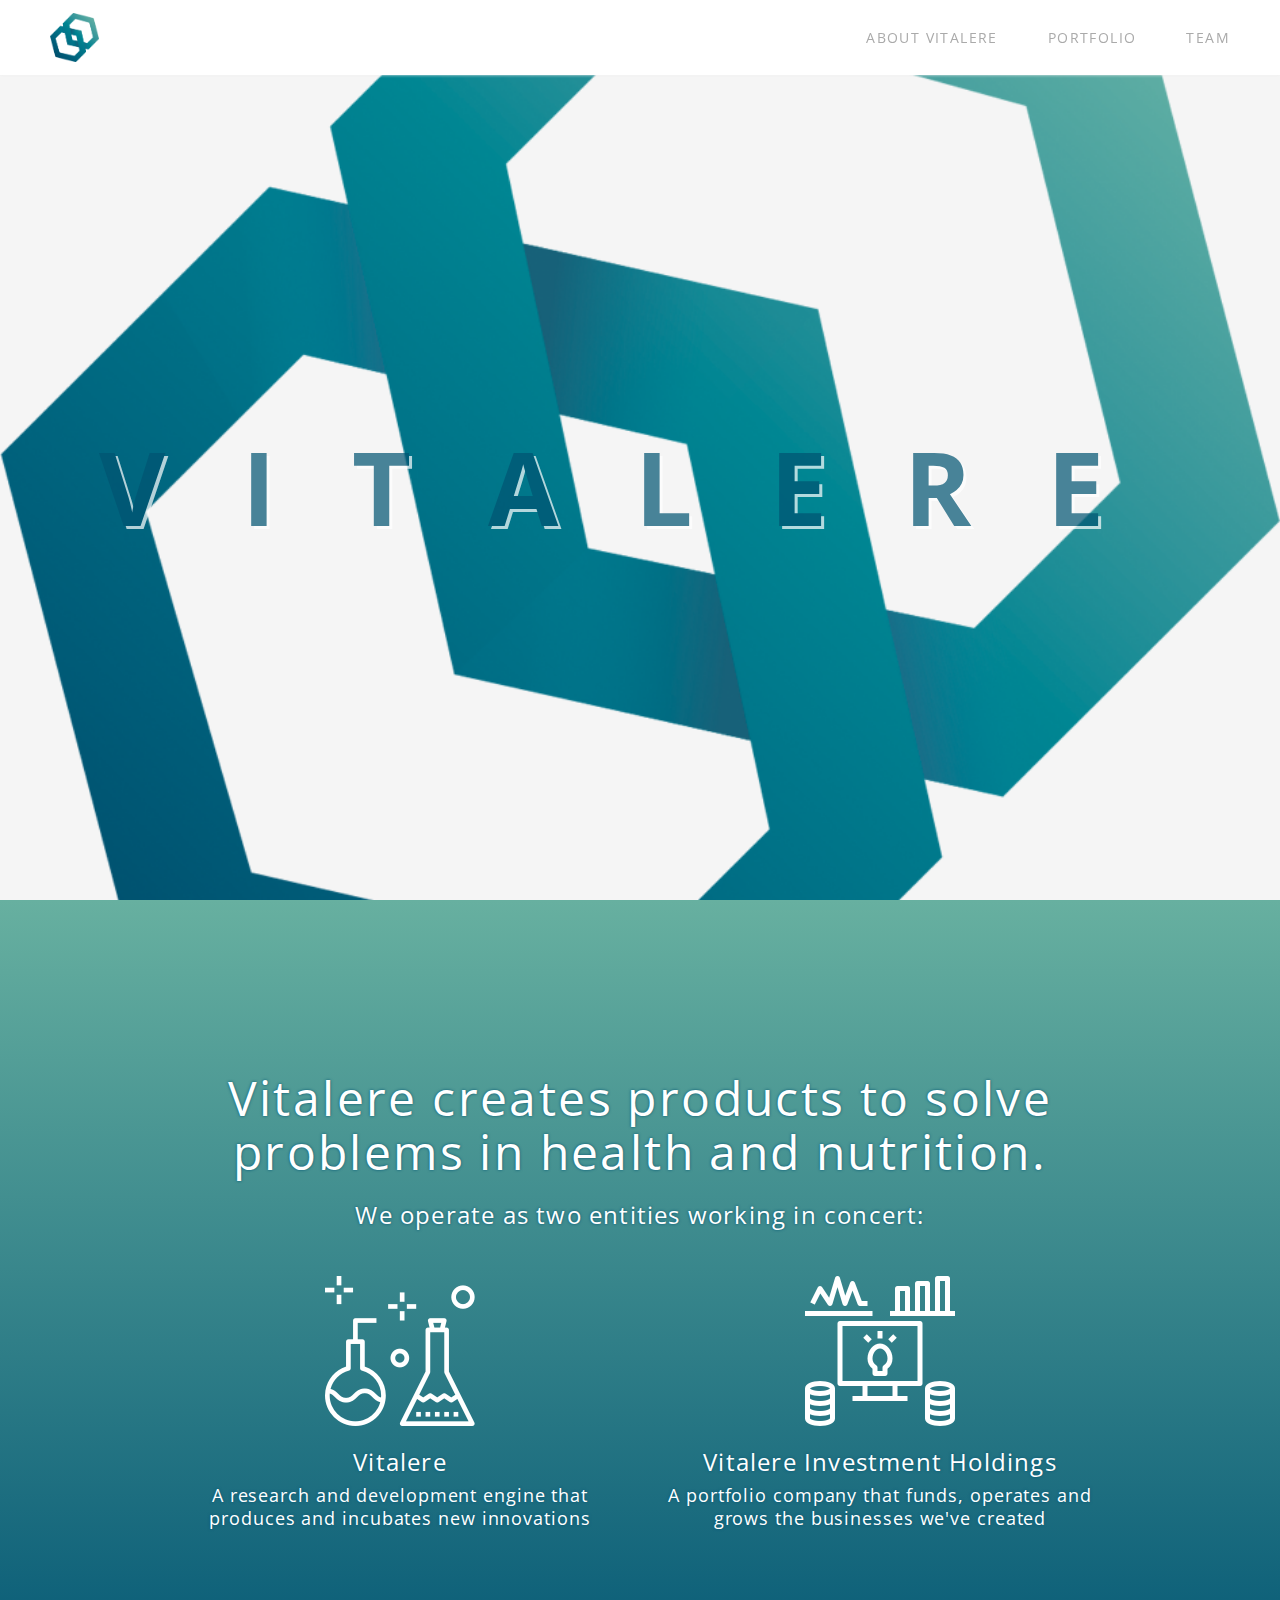
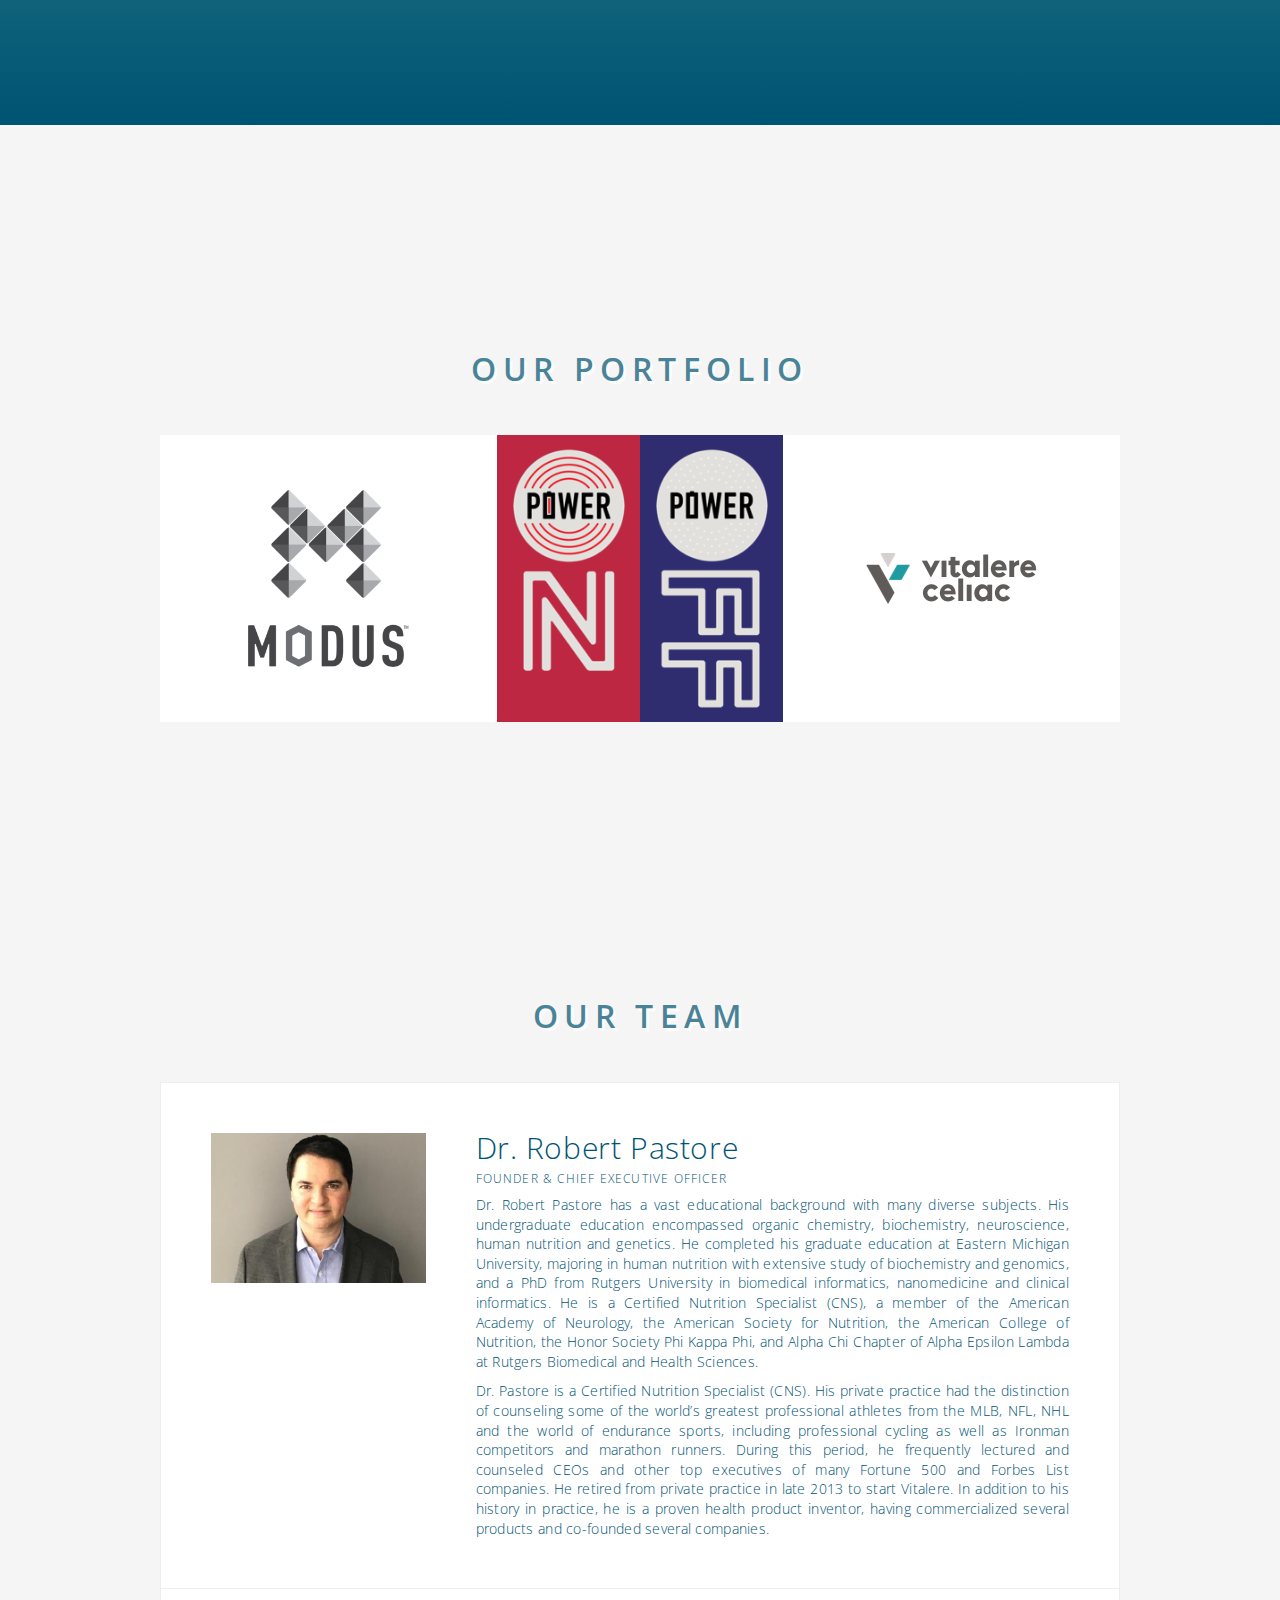
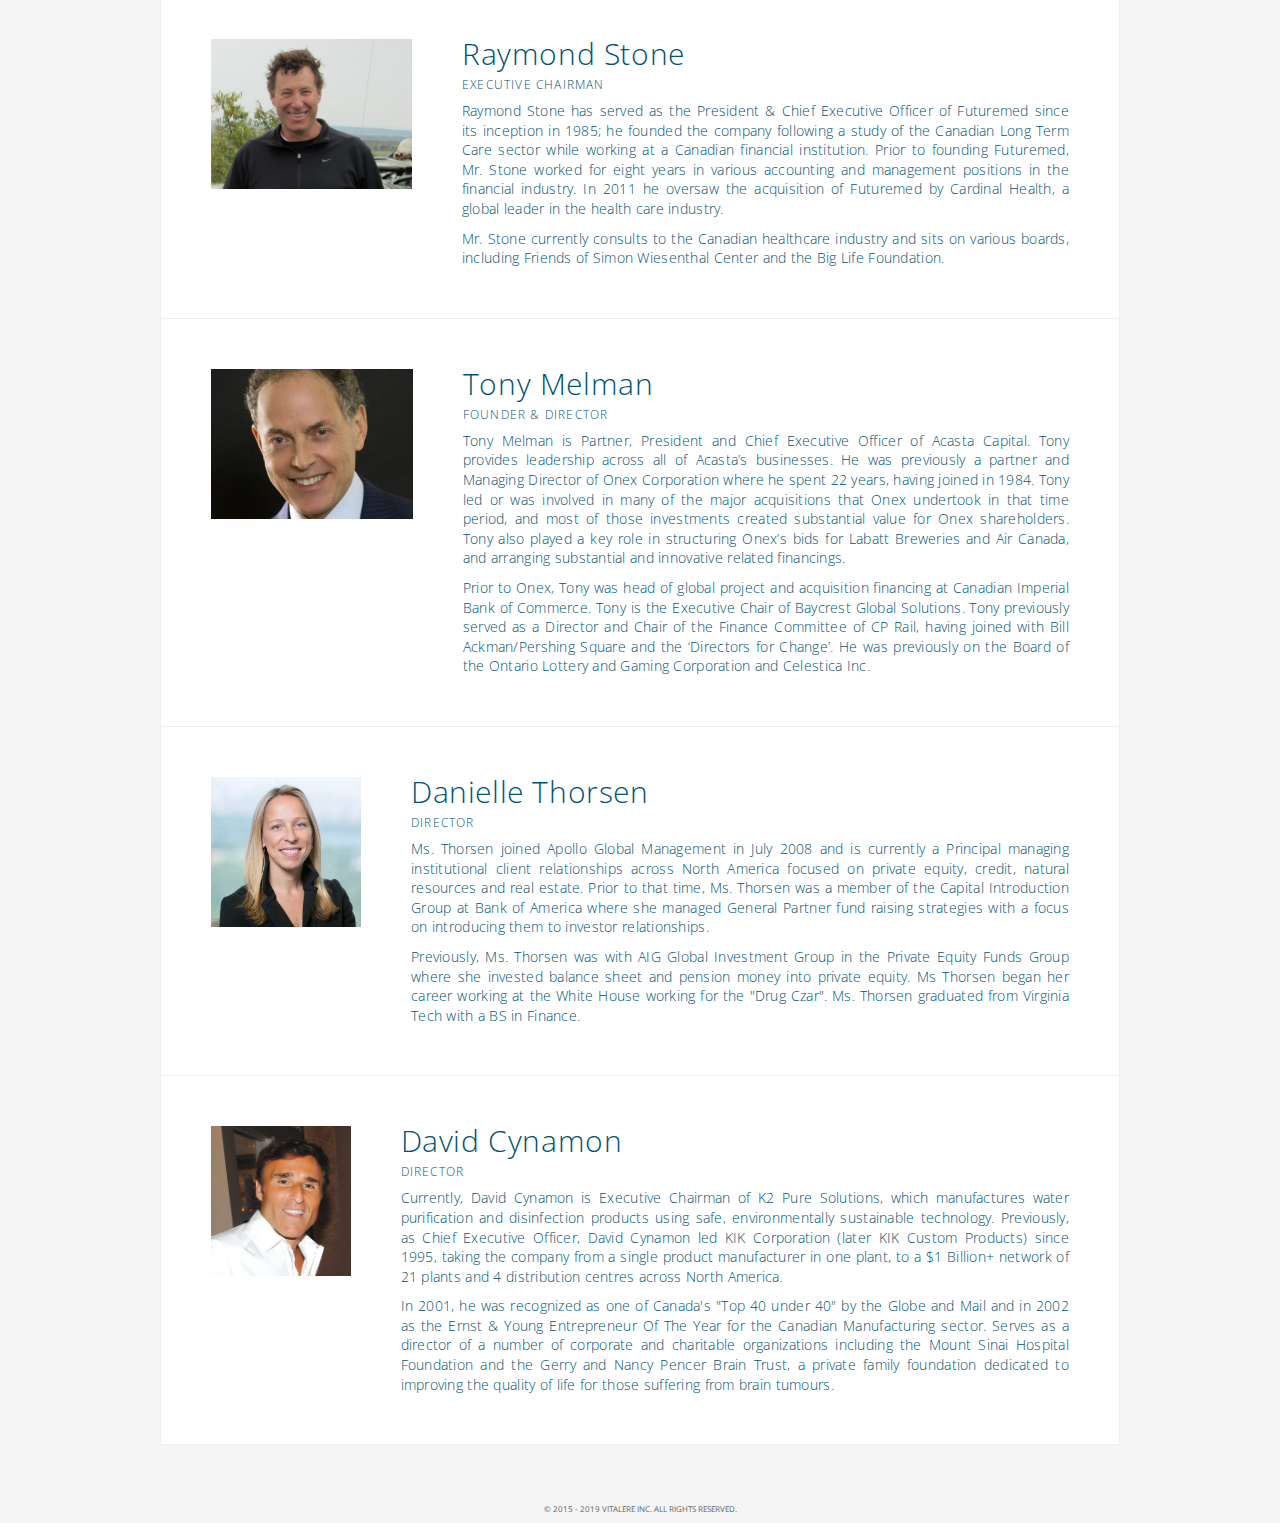
<file: index.html>
<!DOCTYPE HTML>
<html>

<head>
	<title>Vitalere</title>
	<script src="https://ajax.googleapis.com/ajax/libs/jquery/3.2.1/jquery.min.js"></script>
	<script type="text/javascript" src = "script.js"></script>
	<link rel="stylesheet" href="style.css" />
	<meta name="viewport" content="width=device-width, initial-scale=1">
	<link href="https://fonts.googleapis.com/css?family=Open+Sans:300,300i,400,400i,600,600i,700,700i,800,800i" rel="stylesheet">

	<!-- Facebook Pixel Code -->
	<script>
	  !function(f,b,e,v,n,t,s)
	  {if(f.fbq)return;n=f.fbq=function(){n.callMethod?
	  n.callMethod.apply(n,arguments):n.queue.push(arguments)};
	  if(!f._fbq)f._fbq=n;n.push=n;n.loaded=!0;n.version='2.0';
	  n.queue=[];t=b.createElement(e);t.async=!0;
	  t.src=v;s=b.getElementsByTagName(e)[0];
	  s.parentNode.insertBefore(t,s)}(window, document,'script',
	  'https://connect.facebook.net/en_US/fbevents.js');
	  fbq('init', '1517186491708991');
	  fbq('track', 'PageView');
	</script>
	<noscript>
			<img height="1" width="1" style="display:none" src="https://www.facebook.com/tr?id=1517186491708991&ev=PageView&noscript=1"/>
	</noscript>
	<!-- End Facebook Pixel Code -->

	<!-- Google Analytics Code -->
	<script>
  (function(i,s,o,g,r,a,m){i['GoogleAnalyticsObject']=r;i[r]=i[r]||function(){
  (i[r].q=i[r].q||[]).push(arguments)},i[r].l=1*new Date();a=s.createElement(o),
  m=s.getElementsByTagName(o)[0];a.async=1;a.src=g;m.parentNode.insertBefore(a,m)
  })(window,document,'script','https://www.google-analytics.com/analytics.js','ga');

  ga('create', 'UA-90140729-3', 'auto');
  ga('send', 'pageview');

</script>

</head>
<body>
	<div class = "wrapper header-wrapper">
		<header>
			<a href ="#home" id = "logo-button"><img src = "images/logo.svg"/></a>
			<ul class = "navigation">
				<li><a id = "about-button" href = "#about">ABOUT VITALERE</a>
				<li><a id = "portfolio-button" href = "#portfolio">PORTFOLIO</a>
				<li><a id = "team-button" href ="#team">TEAM</a>
			</ul>
		</header>
	</div>

	<div class = "wrapper hero-wrapper">
		<h1>VITALERE</h1>
	</div>

	<div class = "wrapper about-wrapper">
		<div class = "container about-container">
			<h2>Vitalere creates products to solve problems in health and nutrition.</h2>
			<h3>We operate as two entities working in concert:</h3>
			<div class = "about-detail">
				<div class = "about-detail-module">
					<img src = "images/research.png">
					<h4>Vitalere</h4>
					<h5>A research and development engine that produces and incubates new innovations</h5>
				</div>
				<div class = "about-detail-module">
					<img src = "images/business.png">
					<h4>Vitalere Investment Holdings</h4>
					<h5>A portfolio company that funds, operates and grows the businesses we've created</h5>
				</div>
			</div>
	</div>
	</div>


	<div class = "wrapper portfolio-wrapper">
		<h1>OUR PORTFOLIO</h1>
		<div class = "container portfolio-container">
			<a class = "modus-portfolio portfolio-item">
				<img class = "show" src = "images/modus-logo.png">
			</a>
			<a class = "pon-portfolio portfolio-item" href = "http://www.poweronpoweroff.com">
				<img src = "images/pon-poff.png">
			</a>
			<a class = "celiac-portfolio portfolio-item" href = "celiac.html">
				<img src = "images/vitalere-celiac-logo.png">
			</a>
		</div>
	</div>

	<div class ="wrapper team-wrapper">
	<h1>OUR TEAM</h1>
	<div class = "container team-container">
		<div class = "team-module">
			<img src = "images/robert.png">
			<div class = "team-module-right">
				<h3>Dr. Robert Pastore</h3>
				<h4>FOUNDER &amp; CHIEF EXECUTIVE OFFICER</h4>
				<p>Dr. Robert Pastore has a vast educational background with many diverse subjects. His undergraduate education encompassed organic chemistry, biochemistry, neuroscience, human nutrition and genetics. He completed his graduate education at Eastern Michigan University, majoring in human nutrition with extensive study of biochemistry and genomics, and a PhD from Rutgers University in biomedical informatics, nanomedicine and clinical informatics. He is a Certified Nutrition Specialist (CNS), a member of the American Academy of Neurology, the American Society for Nutrition, the American College of Nutrition, the Honor Society Phi Kappa Phi, and Alpha Chi Chapter of Alpha Epsilon Lambda at Rutgers Biomedical and Health Sciences.</p>
				<p>Dr. Pastore is a Certified Nutrition Specialist (CNS). His private practice had the distinction of counseling some of the world’s greatest professional athletes from the MLB, NFL, NHL and the world of endurance sports, including professional cycling as well as Ironman competitors and marathon runners. During this period, he frequently lectured and counseled CEOs and other top executives of many Fortune 500 and Forbes List companies. He retired from private practice in late 2013 to start Vitalere. In addition to his history in practice, he is a proven health product inventor, having commercialized several products and co-founded several companies.</p>
				 </div>
		</div>
		<div class = "team-module">
			<img src = "images/raymond-stone.jpg">
			<div class = "team-module-right">
				<h3>Raymond Stone</h3>
				<h4>EXECUTIVE CHAIRMAN</h4>
				<p>Raymond Stone has served as the President &amp; Chief Executive Officer of Futuremed since its inception in 1985; he founded the company following a study of the Canadian Long Term Care sector while working at a Canadian financial institution. Prior to founding Futuremed, Mr. Stone worked for eight years in various accounting and management positions in the financial industry. In 2011 he oversaw the acquisition of Futuremed by Cardinal Health, a global leader in the health care industry.</p>
				<p>Mr. Stone currently consults to the Canadian healthcare industry and sits on various boards, including Friends of Simon Wiesenthal Center and the Big Life Foundation.</p>
			</div>
		</div>
		<div class = "team-module">
			<img src = "images/tony-melman.jpg">
			<div class = "team-module-right">
				<h3>Tony Melman</h3>
				<h4>FOUNDER &amp; DIRECTOR</h4>
				<p>Tony Melman is Partner, President and Chief Executive Officer of Acasta Capital. Tony provides leadership across all of Acasta’s businesses. He was previously a partner and Managing Director of Onex Corporation where he spent 22 years, having joined in 1984. Tony led or was involved in many of the major acquisitions that Onex undertook in that time period, and most of those investments created substantial value for Onex shareholders. Tony also played a key role in structuring Onex’s bids for Labatt Breweries and Air Canada, and arranging substantial and innovative related financings.</p>
				<p>Prior to Onex, Tony was head of global project and acquisition financing at Canadian Imperial Bank of Commerce. Tony is the Executive Chair of Baycrest Global Solutions. Tony previously served as a Director and Chair of the Finance Committee of CP Rail, having joined with Bill Ackman/Pershing Square and the ‘Directors for Change’. He was previously on the Board of the Ontario Lottery and Gaming Corporation and Celestica Inc.</p>
			</div>
		</div>
		<div class = "team-module">
			<img src = "images/danielle-thorsen.jpg">
			<div class = "team-module-right">
				<h3>Danielle Thorsen</h3>
				<h4>DIRECTOR</h4>
				<p>Ms. Thorsen joined Apollo Global Management in July 2008 and is currently a Principal managing institutional client relationships across North America focused on private equity, credit, natural resources and real estate. Prior to that time, Ms. Thorsen was a member of the Capital Introduction Group at Bank of America where she managed General Partner fund raising strategies with a focus on introducing them to investor relationships.</p>
				<p>Previously, Ms. Thorsen was with AIG Global Investment Group in the Private Equity Funds Group where she invested balance sheet and pension money into private equity. Ms Thorsen began her career working at the White House working for the "Drug Czar". Ms. Thorsen graduated from Virginia Tech with a BS in Finance.</p>
			</div>
		</div>
		<div class = "team-module">
			<img src = "images/david-cynamon.jpg">
			<div class = "team-module-right">
				<h3>David Cynamon</h3>
				<h4>DIRECTOR</h4>
				<p>Currently, David Cynamon is Executive Chairman of K2 Pure Solutions, which manufactures water purification and disinfection products using safe, environmentally sustainable technology. Previously, as Chief Executive Officer, David Cynamon led KIK Corporation (later KIK Custom Products) since 1995, taking the company from a single product manufacturer in one plant, to a $1 Billion+ network of 21 plants and 4 distribution centres across North America.</p>
				<p>In 2001, he was recognized as one of Canada's "Top 40 under 40" by the Globe and Mail and in 2002 as the Ernst &amp; Young Entrepreneur Of The Year for the Canadian Manufacturing sector. Serves as a director of a number of corporate and charitable organizations including the Mount Sinai Hospital Foundation and the Gerry and Nancy Pencer Brain Trust, a private family foundation dedicated to improving the quality of life for those suffering from brain tumours.</p>
			</div>
		</div>
	</div>
	</div>


	<footer>
		<small>&copy; 2015 - 2019 VITALERE INC. ALL RIGHTS RESERVED.</small>
	</footer>
</body>

</html>
</file>
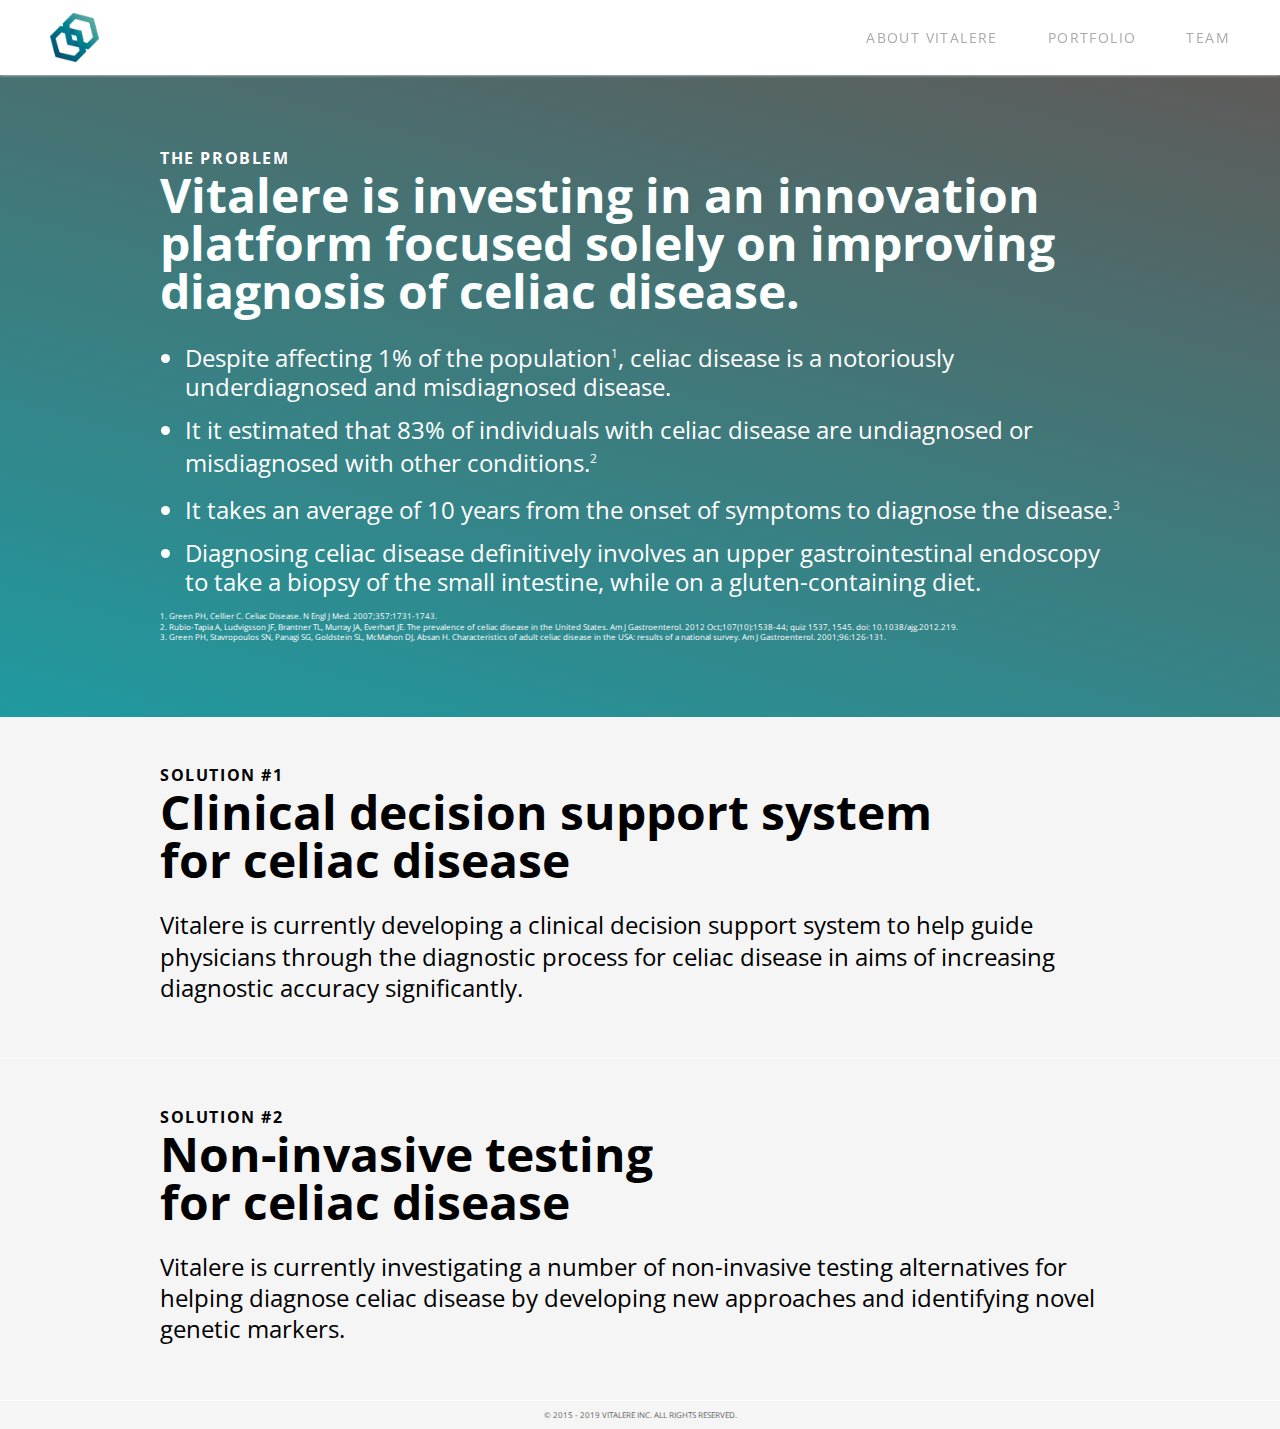
<file: celiac.html>
<!DOCTYPE HTML>
<html>
   <head>
	<title>Vitalere</title>
	<script src="https://ajax.googleapis.com/ajax/libs/jquery/3.2.1/jquery.min.js"></script>
	<script type="text/javascript" src = "script.js"></script>
	<link rel="stylesheet" href="style.css" />
	<meta name="viewport" content="width=device-width, initial-scale=1">
	<link href="https://fonts.googleapis.com/css?family=Open+Sans:300,300i,400,400i,600,600i,700,700i,800,800i" rel="stylesheet">

	<!-- Facebook Pixel Code -->
	<script>
	  !function(f,b,e,v,n,t,s)
	  {if(f.fbq)return;n=f.fbq=function(){n.callMethod?
	  n.callMethod.apply(n,arguments):n.queue.push(arguments)};
	  if(!f._fbq)f._fbq=n;n.push=n;n.loaded=!0;n.version='2.0';
	  n.queue=[];t=b.createElement(e);t.async=!0;
	  t.src=v;s=b.getElementsByTagName(e)[0];
	  s.parentNode.insertBefore(t,s)}(window, document,'script',
	  'https://connect.facebook.net/en_US/fbevents.js');
	  fbq('init', '1517186491708991');
	  fbq('track', 'PageView');
	</script>
	<noscript>
			<img height="1" width="1" style="display:none" src="https://www.facebook.com/tr?id=1517186491708991&ev=PageView&noscript=1"/>
	</noscript>
	<!-- End Facebook Pixel Code -->

	<!-- Google Analytics Code -->
	<script>
  (function(i,s,o,g,r,a,m){i['GoogleAnalyticsObject']=r;i[r]=i[r]||function(){
  (i[r].q=i[r].q||[]).push(arguments)},i[r].l=1*new Date();a=s.createElement(o),
  m=s.getElementsByTagName(o)[0];a.async=1;a.src=g;m.parentNode.insertBefore(a,m)
  })(window,document,'script','https://www.google-analytics.com/analytics.js','ga');

  ga('create', 'UA-90140729-3', 'auto');
  ga('send', 'pageview');

</script>

</head>
<body>
   	<div class = "wrapper header-wrapper">
            <header>
               <a href ="index.html#home" id = "logo-button"><img src = "images/logo.svg"/></a>
               <ul class = "navigation">
                  <li><a id = "about-button" href = "index.html#about">ABOUT VITALERE</a>
                  <li><a id = "portfolio-button" href = "index.html#portfolio">PORTFOLIO</a>
                  <li><a id = "team-button" href ="index.html#team">TEAM</a>
               </ul>
            </header>
         </div>

<div class = "celiac-wrapper">

   <div class = "wrapper problem-wrapper">
     <div class = "container problem-container">
       <h3>THE PROBLEM</h3>
       <h1>Vitalere is investing in an innovation platform focused solely on improving diagnosis of celiac disease.</h1>
       <ul>
       <li>Despite affecting 1% of the population<sup>1</sup>, celiac disease is a notoriously underdiagnosed and misdiagnosed disease.</li>
       <li>It it estimated that 83% of individuals with celiac disease are undiagnosed or misdiagnosed with other conditions.<sup>2</sup></li>
       <li>It takes an average of 10 years from the onset of symptoms to diagnose the disease.<sup>3</sup></li>
       <li>Diagnosing celiac disease definitively involves an upper gastrointestinal endoscopy to take a biopsy of the small intestine, while on a gluten-containing diet.</li>
       </ul>
       <p class = "reference">1. Green PH, Cellier C. Celiac Disease. N Engl J Med. 2007;357:1731-1743.</p>
       <p class = "reference">2. Rubio-Tapia A, Ludvigsson JF, Brantner TL, Murray JA, Everhart JE. The prevalence of celiac disease in the United States. Am J Gastroenterol. 2012 Oct;107(10):1538-44; quiz 1537, 1545. doi: 10.1038/ajg.2012.219.</p>
       <p class = "reference">3. Green PH, Stavropoulos SN, Panagi SG, Goldstein SL, McMahon DJ, Absan H. Characteristics of adult celiac disease in the USA: results of a national survey. Am J Gastroenterol. 2001;96:126-131.</p>
     </div>
   </div>
   
   <div class = "wrapper solution-wrapper">
     <div class = "container solution-container">
       <h3>SOLUTION #1</h3>
       <h1>Clinical decision support system<br /> for celiac disease</h1>
       <p>Vitalere is currently developing a clinical decision support system to help guide physicians through the diagnostic process for celiac disease in aims of increasing diagnostic accuracy significantly.</p>
     </div>
   </div>
   <div class = "wrapper solution-wrapper">
     <div class = "container solution-container">
       <h3>SOLUTION #2</h3>
       <h1>Non-invasive testing<br /> for celiac disease</h1>
       <p>Vitalere is currently investigating a number of non-invasive testing alternatives for helping diagnose celiac disease by developing new approaches and identifying novel genetic markers.</p>
     </div>
   </div>
   </div>
   
	<footer>
         <small>&copy; 2015 - 2019 VITALERE INC. ALL RIGHTS RESERVED.</small>
      </footer>
   </body>
   
   </html>
</file>
<file: style.css>
/*** RESET ***/
html, body, div, span, applet, object, iframe, h1, h2, h3, h4, h5, h6, p, blockquote, pre, a, abbr, acronym, address, big, cite, code,del, dfn, em, img, ins, kbd, q, s, samp,small, strike, strong, sub, sup, tt, var, b, u, i, center, dl, dt, dd, ol, ul, li, fieldset, form, label, legend, table, caption, tbody, tfoot, thead, tr, th, td, article, aside, canvas, details, embed, figure, figcaption, footer, header, hgroup, menu, nav, output, ruby, section, summary, time, mark, audio, video {margin: 0;padding: 0;	border: 0;	font-size: 100%;font: inherit;vertical-align: baseline;}
/* HTML5 display-role reset for older browsers */
article, aside, details, figcaption, figure, footer, header, hgroup, menu, nav, section {display: block;}
body {line-height: 1;}
ol, ul {list-style: none;}
blockquote, q {quotes: none;}
blockquote:before, blockquote:after, q:before, q:after {content: ''	content: none;}
table {	border-collapse: collapse;border-spacing: 0;}

/*** ***/
html {
  background-color: #f5f5f5;
  font-family: "Open Sans", sans-serif;
}
a {
  text-decoration: none;
}
.wrapper {
  position: relative;
}
.container {
  display: flex;
  max-width: 960px;
  margin: 0 auto;
}
/*** HERO PANEL ***/
.hero-wrapper {
  height: calc(100vh - 75px);
  margin-top: 75px;
  width: 100%;
  background-image: url("images/logo.svg");
  background-repeat: no-repeat;
  background-position: center;
  background-size: cover;
  display: flex;
  align-items: center;
  justify-content: center;
}
.hero-wrapper h1 {
  font-size: 8vw;
  vertical-align: middle;
  color: #005472;
  font-weight: bold;
  text-shadow: 3px 3px #fff;
  opacity: 0.7;
  font-family: "Open Sans", sans-serif;
  text-align: center;
  letter-spacing: 0.75em;
}
.hero-container {
  height: 100%;
  flex-direction: column;
  justify-content: center;
  align-items: center;
}
/*** HEADER & NAVIGATION ***/
.header-wrapper {
  z-index: 2;
  background-color: #fff;
  position: fixed;
  width: 100%;
  top: 0;
  box-shadow: 0px 0px 3px #eee;
}
header {
  width: 100%;
  height: 75px;
}
ul.navigation {
  display: flex;
  justify-content: flex-end;
  flex-direction: row;
}
ul.navigation li {
  margin: 0px 25px;
}
ul.navigation li:last-child {
  margin: 0px 50px 0px 25px;
}
ul.navigation a {
  text-decoration: none;
  color: #aaa;
  letter-spacing: 0.1em;
  font-size: 14px;
  line-height: 75px;
}
ul.navigation a:hover {
  color: #67B0A0;
}
header img {
  height: 49px;
  margin-top: 13px;
  margin-left: 50px;
  float: left;
}

/*** PORTFOLIO ***/
.about-wrapper {
  background: linear-gradient(0deg, #005473, #67B0A0);
  min-height: calc(100vh - 175px);
  display: flex;
  justify-content: center;
  align-items: center;
  padding: 50px 0px;
}
.about-container {
  display: flex;
  flex-direction: column;
}
.about-wrapper h2 {
  text-align: center;
  font-size: 48px;
  color: #fff;
  letter-spacing: 0.05em;
  line-height: 54px;
  text-shadow: 0px 0px 3px #005473;
}
.about-wrapper h3 {
  text-align: center;
  color: #fff;
  font-size: 24px;
  margin: 1em;
  letter-spacing: 0.05em;
  text-shadow: 0px 0px 3px #005473;
}
.about-detail {
  display: flex;
  flex-direction: row;
}
.about-detail-module {
  width: 50%;
  padding: 25px;
  display: flex;
  flex-direction: column;
  align-items: center;
}
.about-detail h4 {
  text-align: center;
  color: #fff;
  font-size: 24px;
  margin-top: 1em;
  letter-spacing: 0.05em;
  text-shadow: 0px 0px 3px #005473;
}
.about-detail h5 {
  text-align: center;
  color: #fff;
  padding-top: 10px;
  font-size: 18px;
  line-height: 1.25em;
  letter-spacing: 0.05em;
  text-shadow: 0px 0px 3px #005473;
}

/*** PORTFOLIO ***/
.portfolio-wrapper {
  min-height: calc(100vh - 175px);
  display: flex;
  justify-content: center;
  align-items: center;
  flex-direction: column;
  padding: 50px 0px;
}
.portfolio-wrapper h1 {
  font-size: 2em;
  color: #005472;
  font-weight: 600;
  text-shadow: 3px 3px #fff;
  opacity: 0.7;
  letter-spacing: 0.2em;
  margin-bottom: 50px;
  text-align: center;
}
.portfolio-container {
  width: 100%;
  flex-direction: row;
}
.portfolio-item {
  display: flex;
  justify-content: center;
  align-items: center;
  width: 33.33%;
  text-align: center;
  padding: 25px;
}
.portfolio-item img {
  object-fit: contain;
  max-width: 75%;
  max-height: 75%;
}
.portfolio-item h4 {
  margin-top: 10px;
  font-size: 14px;
  line-height: 1.2em;
}
.modus-portfolio, .celiac-portfolio {
  background-color: #fff;
  color: #5f5f5f;
}
.pon-portfolio {
	padding: 0;
	background: linear-gradient(90deg, #BD2741 50%, #2F2D6F 50%);
}
.pon-portfolio img {
	object-fit: contain;
	max-width: 100%;
	max-height: 100%;
}
/*** TEAM ***/
.team-wrapper {
  min-height: calc(100vh - 175px);
  display: flex;
  justify-content: center;
  align-items: center;
  flex-direction: column;
  padding: 50px 0px;
}
.team-wrapper h1 {
  font-size: 2em;
  color: #005472;
  font-weight: 600;
  text-shadow: 3px 3px #fff;
  opacity: 0.7;
  letter-spacing: 0.2em;
  margin-bottom: 50px;
  text-align: center;
}
.team-container {
  display: flex;
  flex-direction: column;
  background-color: #5f5f5f;
}
.team-module {
  background-color: #fff;
  display: flex;
  flex-direction: row;
  padding: 50px;
  border-width: 0px 1px 1px 1px;
  border-style: solid;
  border-color: #eee;
}
.team-module:first-child {
  border-width: 1px 1px 1px 1px;
}
.team-module img {
  width: 25%;
  height: 150px;
  object-fit: cover;
  align-self: flex-start;
}
.team-module-right {
  margin-left: 50px;
}
.team-module h3 {
  font-size: 30px;
  font-weight: 300;
  letter-spacing: 0.02em;
  color: #005473;
}
.team-module h4 {
  font-size: 12px;
  font-weight: 100;
  margin-top: 10px;
  color: #005473;
  letter-spacing: 0.1em;
}
.team-module p {
  margin-top: 10px;
  line-height: 1.4em;
  font-size: 14px;
  font-weight: 300;
  color: #005473;
  letter-spacing: 0.02em;
  text-align: justify;
}

/*** TEAM ***/
footer {
  text-align: center;
  color: #5f5f5f;
  font-size: 8px;
  padding: 10px;
}

@media only screen and (max-width: 767px) {
  .header-wrapper img {
    margin-left: 5%;
  }
  ul.navigation {
    display: none;
  }
  .about-container {
    padding: 0px 4%;
  }
  .about-wrapper h2 {
    font-size: 30px;
    line-height: 32px;
  }
  .about-detail {
    flex-direction: column;
  }
  .about-detail-module {
    width: auto;
  }
  .portfolio-container {
    display: flex;
    flex-direction: column;
    justify-content: center;
    align-items: center;
  }
  .portfolio-item {
    display: flex;
    padding: 0;
    width: 80vw;
    height: 80vw;
  }
  .team-module {
    flex-direction: column;
    padding: 10%;
  }
  .team-module-right {
    margin: 0;
  }
  .team-module img {
    width: 100%;
  }
  .team-module h3 {
    margin-top: 15px;
  }
}

.celiac-wrapper {
	margin-top: 75px;
	display: flex;
  flex-direction: column;
}
.celiac-wrapper h1 {
		font-size: 48px;
		font-weight: bold;
		margin-bottom: 25px;
	}
.celiac-wrapper h3 {
		font-size: 16px;
		font-weight: bold;
		letter-spacing: 0.1em;
		margin-bottom: 5px;
}
.celiac-wrapper p {
  font-size: 24px;
  line-height: 1.3em;
  margin-bottom: 5px;
}
.celiac-wrapper sup {
  vertical-align: super;
  font-size: 0.5em;
}
	.celiac-wrapper li {
		list-style: disc;
		line-height: 1.2em;
		font-size: 24px;
		margin-bottom: 0.6em;
	}
	.celiac-wrapper p.reference {
		font-size: 8px;
		margin-bottom: 0px;
  }
  
@media only screen and (max-width: 600px) {
  .celiac-wrapper br {
    display: none;
  }
  .celiac-wrapper h1 {
    font-size: 7.5vw;
    margin-bottom: 0.5em;
  }
  .celiac-wrapper p, li {
    font-size: 5vw;
  }
}
.problem-wrapper {
	background: linear-gradient(15deg, #1F9AA0, #5E5B59);
}
.solution-wrapper {
	border-bottom: 1px solid #fff;
}
.solution-container {
	display: flex;
	flex-direction: column;
	padding: 50px 0px;
}

@media only screen and (max-width: 600px) {
  .problem-wrapper, .solution-wrapper {
    padding: 0px 5%;
  }
  .solution-container, .problem-container {
    padding: 25px 0px;
  }
}

.problem-container {
	display: flex;
	flex-direction: column;
	justify-content: center;
	padding: 75px 0px;
  color: #fff;
}
.problem-container h1 {
  text-shadow: 0px 0px 1px #1F9AA0;
}
.problem-container ul {
  margin-left: 25px;
}
</file>
